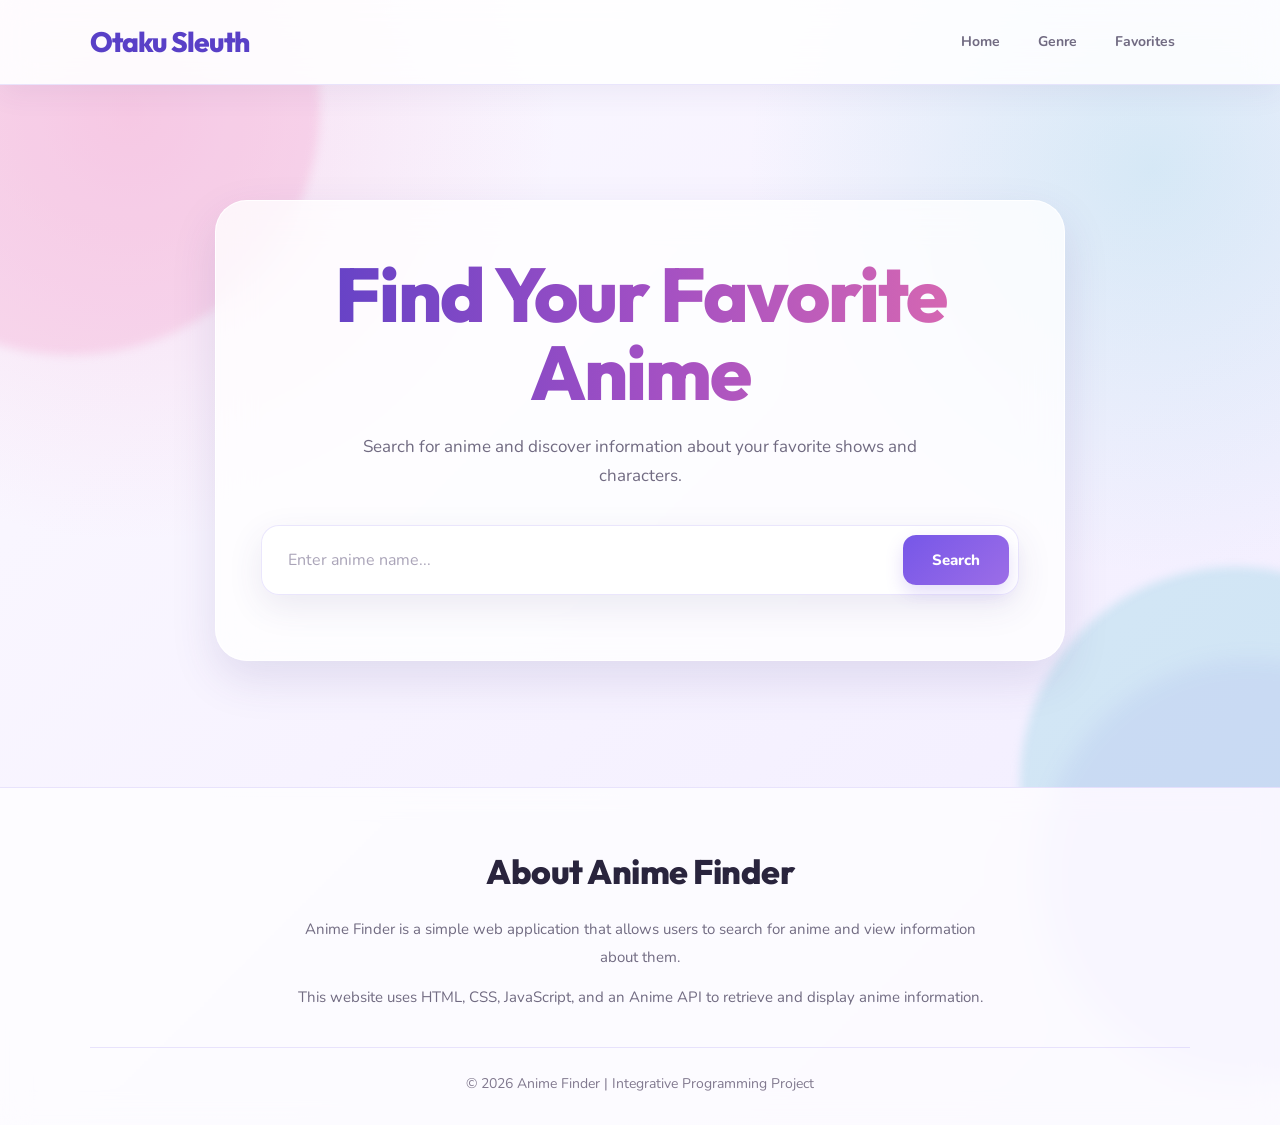
<file: index.html>
<!DOCTYPE html>
<html lang="en">
<head>
    <meta charset="UTF-8">
    <meta name="viewport" content="width=device-width, initial-scale=1.0">
    <title>Anime Finder</title>
    <link rel="stylesheet" href="style.css">
</head>

<body>

    <nav class="navbar">
        <h1>Otaku Sleuth</h1>

        <div class="nav-links">
            <a href="#home">Home</a>
            <a href="genres.html">Genre</a>
            <a href="favorites.html">Favorites</a>
        </div>
    </nav>


    <section id="home" class="hero">

        <div class="hero-content">

            <h2>Find Your Favorite Anime</h2>

            <p>
                Search for anime and discover information about your
                favorite shows and characters.
            </p>

            <div class="search-box">

                <input type="text" id="animeInput" placeholder="Enter anime name...">

                <button id="searchButton"> Search</button>

            </div>

            <p id="errorMessage"></p>

        </div>

        <div class="recommendations" id="recommendations" hidden>

            <h3 class="recommendations-title">Popular Right Now</h3>

            <div class="rec-carousel">

                <button type="button" class="rec-arrow rec-prev" id="recPrev" aria-label="Previous recommendation">&#8249;</button>

                <div class="rec-slides" id="recSlides"></div>

                <button type="button" class="rec-arrow rec-next" id="recNext" aria-label="Next recommendation">&#8250;</button>

            </div>

            <div class="rec-dots" id="recDots"></div>

        </div>

    </section>


    <footer id="about">

        <div class="footer-about">

            <h2>About Anime Finder</h2>

            <p>
                Anime Finder is a simple web application that allows users
                to search for anime and view information about them.
            </p>

            <p>
                This website uses HTML, CSS, JavaScript, and an Anime API
                to retrieve and display anime information.
            </p>

        </div>

        <p class="copyright">
            &copy; 2026 Anime Finder | Integrative Programming Project
        </p>

    </footer>


    <script src="cards.js"></script>
    <script src="recommendations.js"></script>
    <script src="script.js"></script>

</body>
</html>
</file>
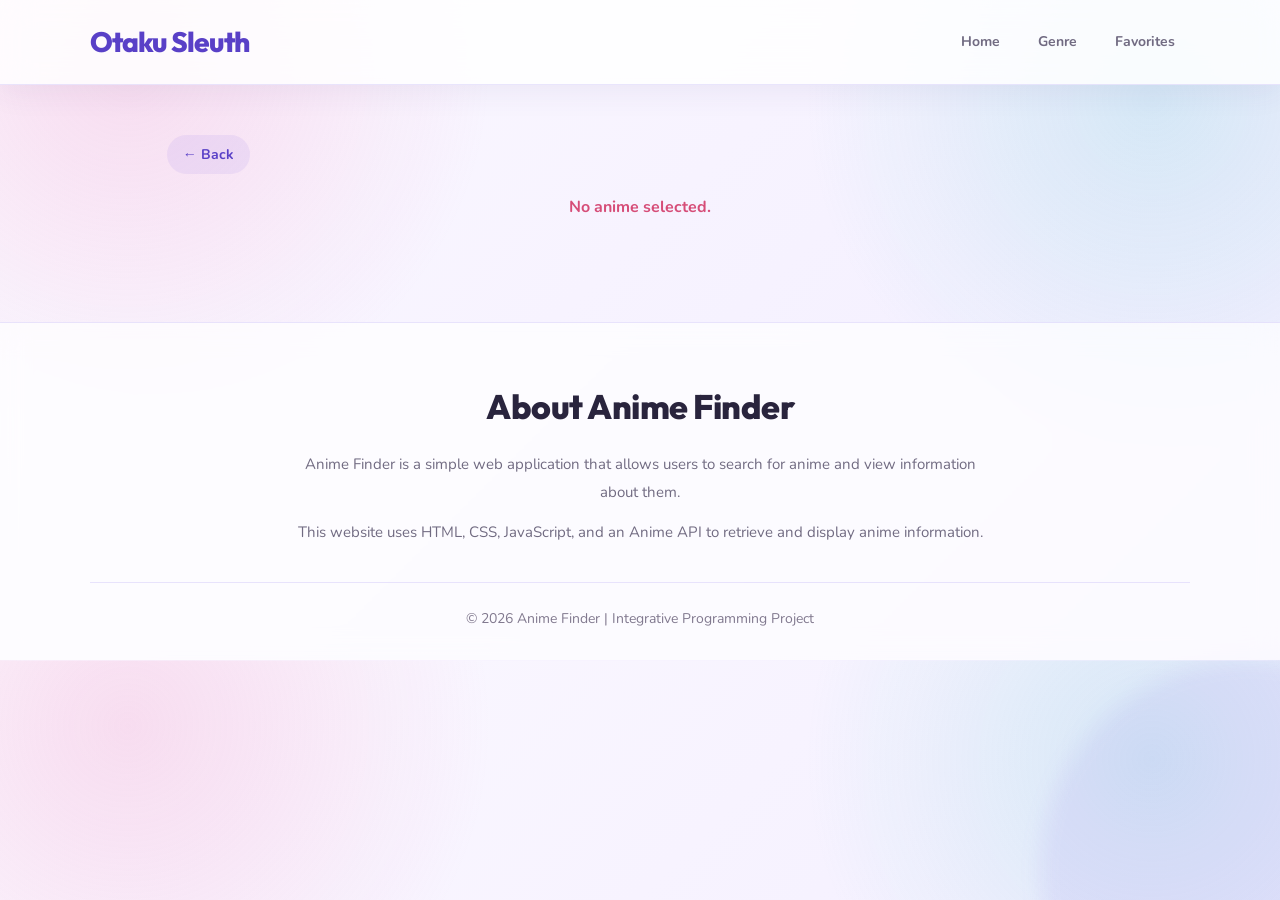
<file: anime.html>
<!DOCTYPE html>
<html lang="en">
<head>
    <meta charset="UTF-8">
    <meta name="viewport" content="width=device-width, initial-scale=1.0">
    <title>Anime Details | Anime Finder</title>
    <link rel="stylesheet" href="style.css">
</head>

<body>

    <nav class="navbar">
        <h1>Otaku Sleuth</h1>

        <div class="nav-links">
            <a href="index.html">Home</a>
            <a href="genres.html">Genre</a>
            <a href="favorites.html">Favorites</a>
        </div>
    </nav>


    <section class="detail-section">

        <a href="index.html" id="backLink" class="back-link">← Back</a>

        <p id="errorMessage"></p>

        <p id="loadingMessage"></p>

        <div id="animeDetails"></div>

    </section>


    <footer>

        <div class="footer-about">

            <h2>About Anime Finder</h2>

            <p>
                Anime Finder is a simple web application that allows users
                to search for anime and view information about them.
            </p>

            <p>
                This website uses HTML, CSS, JavaScript, and an Anime API
                to retrieve and display anime information.
            </p>

        </div>

        <p class="copyright">
            © 2026 Anime Finder | Integrative Programming Project
        </p>

    </footer>


    <script src="cards.js"></script>
    <script src="anime.js"></script>

</body>
</html>
</file>
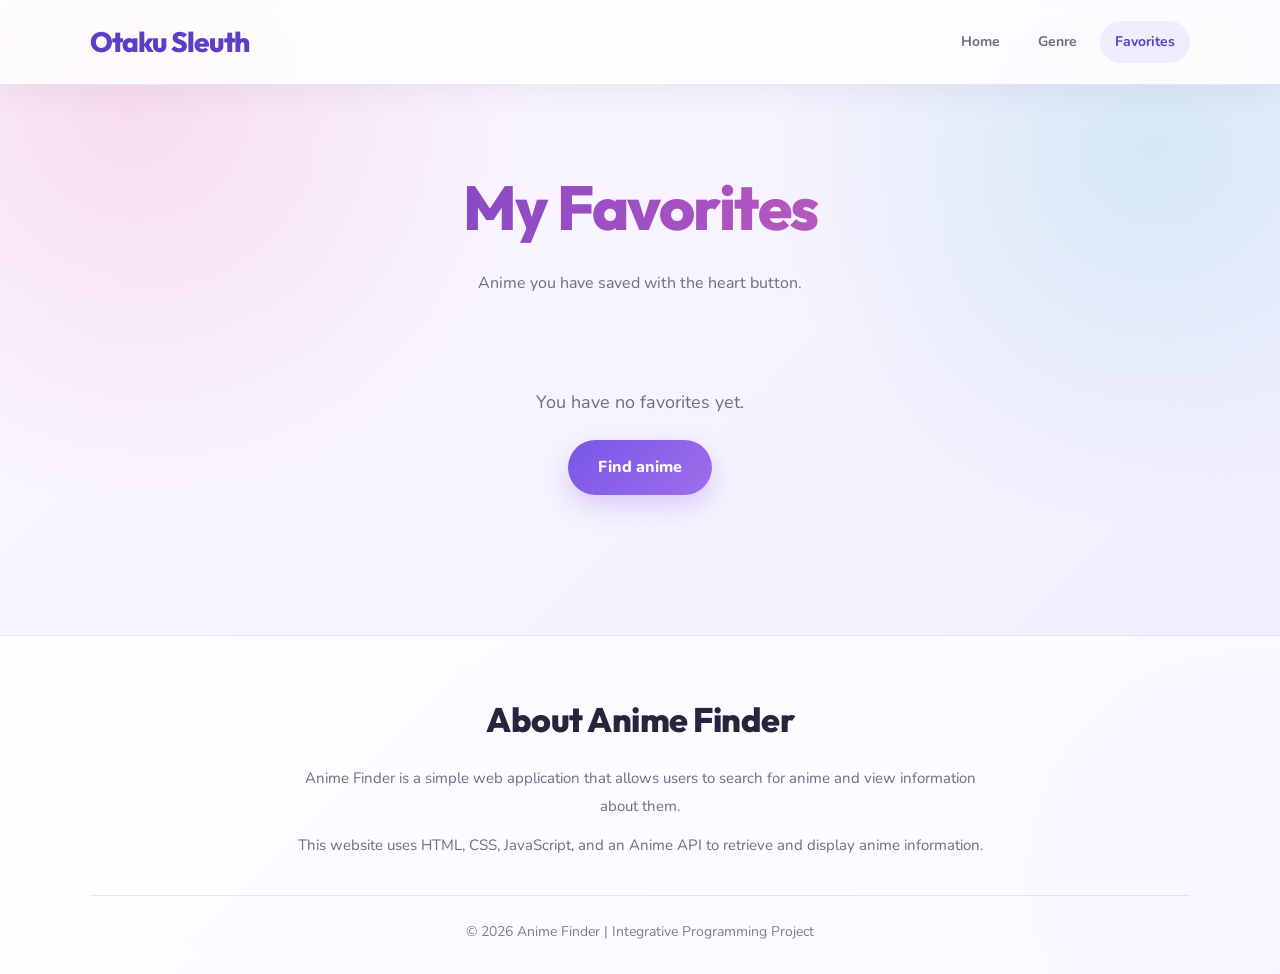
<file: favorites.html>
<!DOCTYPE html>
<html lang="en">
<head>
    <meta charset="UTF-8">
    <meta name="viewport" content="width=device-width, initial-scale=1.0">
    <title>Favorites | Anime Finder</title>
    <link rel="stylesheet" href="style.css">
</head>

<body>

    <nav class="navbar">
        <h1>Otaku Sleuth</h1>

        <div class="nav-links">
            <a href="index.html">Home</a>
            <a href="genres.html">Genre</a>
            <a href="favorites.html" class="active-link">Favorites</a>
        </div>
    </nav>


    <section class="genre-header">

        <h2>My Favorites</h2>

        <p id="favoritesSubtitle">Anime you have saved with the heart button.</p>

    </section>


    <section class="results-section">

        <div id="animeResults" class="anime-results"></div>

        <div id="emptyMessage" class="empty-message" hidden>
            <p>You have no favorites yet.</p>
            <a href="index.html" class="start-button">Find anime</a>
        </div>

    </section>


    <footer>

        <div class="footer-about">

            <h2>About Anime Finder</h2>

            <p>
                Anime Finder is a simple web application that allows users
                to search for anime and view information about them.
            </p>

            <p>
                This website uses HTML, CSS, JavaScript, and an Anime API
                to retrieve and display anime information.
            </p>

        </div>

        <p class="copyright">
            © 2026 Anime Finder | Integrative Programming Project
        </p>

    </footer>


    <script src="cards.js"></script>
    <script src="favorites-page.js"></script>

</body>
</html>
</file>
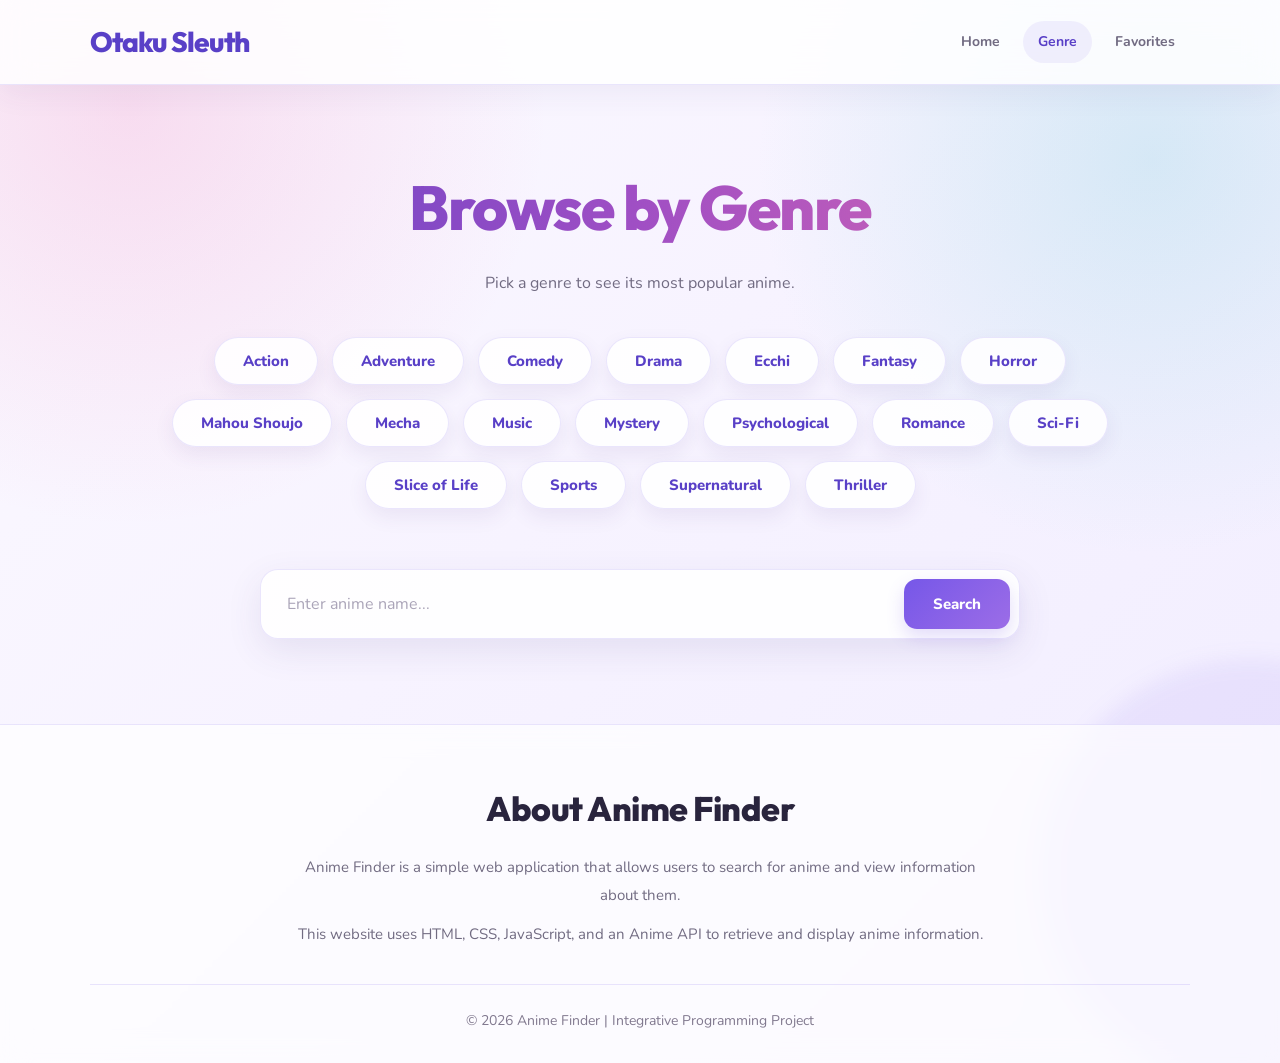
<file: genre.html>
<!DOCTYPE html>
<html lang="en">
<head>
    <meta charset="UTF-8">
    <meta name="viewport" content="width=device-width, initial-scale=1.0">
    <title>Redirecting... | Anime Finder</title>
    <script>
        // Old genre links now open the genre browser page
        window.location.replace("genres.html" + window.location.search);
    </script>
    <noscript>
        <meta http-equiv="refresh" content="0; url=genres.html">
    </noscript>
</head>
<body>
    <p>Redirecting to <a href="genres.html">the genre page</a>...</p>
</body>
</html>
</file>
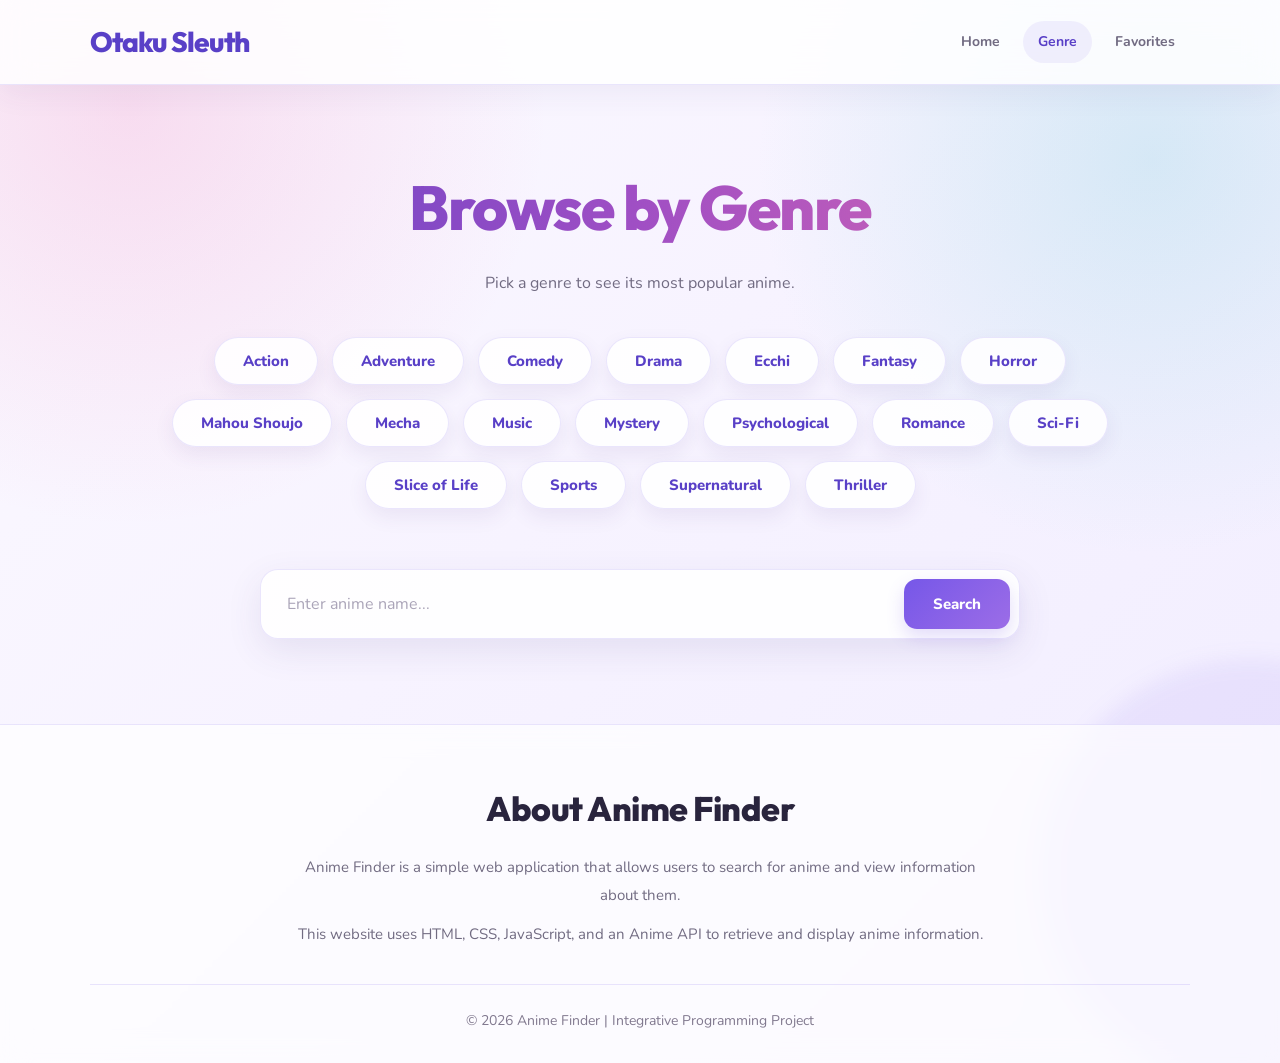
<file: genres.html>
<!DOCTYPE html>
<html lang="en">
<head>
    <meta charset="UTF-8">
    <meta name="viewport" content="width=device-width, initial-scale=1.0">
    <title>Browse Genres | Anime Finder</title>
    <link rel="stylesheet" href="style.css">
</head>

<body>

    <nav class="navbar">
        <h1>Otaku Sleuth</h1>

        <div class="nav-links">
            <a href="index.html">Home</a>
            <a href="genres.html" class="active-link">Genre</a>
            <a href="favorites.html">Favorites</a>
        </div>
    </nav>


    <section class="genre-header">

        <h2>Browse by Genre</h2>

        <p>Pick a genre to see its most popular anime.</p>

    </section>


    <section class="genre-buttons-section">

        <div class="genre-buttons">
            <button type="button" class="genre-button" data-genre="Action">Action</button>
            <button type="button" class="genre-button" data-genre="Adventure">Adventure</button>
            <button type="button" class="genre-button" data-genre="Comedy">Comedy</button>
            <button type="button" class="genre-button" data-genre="Drama">Drama</button>
            <button type="button" class="genre-button" data-genre="Ecchi">Ecchi</button>
            <button type="button" class="genre-button" data-genre="Fantasy">Fantasy</button>
            <button type="button" class="genre-button" data-genre="Horror">Horror</button>
            <button type="button" class="genre-button" data-genre="Mahou Shoujo">Mahou Shoujo</button>
            <button type="button" class="genre-button" data-genre="Mecha">Mecha</button>
            <button type="button" class="genre-button" data-genre="Music">Music</button>
            <button type="button" class="genre-button" data-genre="Mystery">Mystery</button>
            <button type="button" class="genre-button" data-genre="Psychological">Psychological</button>
            <button type="button" class="genre-button" data-genre="Romance">Romance</button>
            <button type="button" class="genre-button" data-genre="Sci-Fi">Sci-Fi</button>
            <button type="button" class="genre-button" data-genre="Slice of Life">Slice of Life</button>
            <button type="button" class="genre-button" data-genre="Sports">Sports</button>
            <button type="button" class="genre-button" data-genre="Supernatural">Supernatural</button>
            <button type="button" class="genre-button" data-genre="Thriller">Thriller</button>
        </div>

    </section>


    <section class="genre-search">

        <div class="search-box">

            <input type="text" id="animeInput" placeholder="Enter anime name...">

            <button id="searchButton"> Search</button>

        </div>

        <p id="errorMessage"></p>

    </section>


    <section class="results-section genre-results" id="genreResults" hidden>

        <h3 id="genreResultsTitle" class="genre-results-title"></h3>

        <p id="genreError" class="genre-status"></p>

        <p id="genreLoading" class="genre-status"></p>

        <div id="genreAnimeResults" class="anime-results"></div>

        <div class="load-more-wrap">
            <button id="genreLoadMore" class="load-more-button" hidden>Load more</button>
        </div>

    </section>


    <footer>

        <div class="footer-about">

            <h2>About Anime Finder</h2>

            <p>
                Anime Finder is a simple web application that allows users
                to search for anime and view information about them.
            </p>

            <p>
                This website uses HTML, CSS, JavaScript, and an Anime API
                to retrieve and display anime information.
            </p>

        </div>

        <p class="copyright">
            © 2026 Anime Finder | Integrative Programming Project
        </p>

    </footer>


    <script src="cards.js"></script>
    <script src="script.js"></script>
    <script src="genres.js"></script>

</body>
</html>
</file>
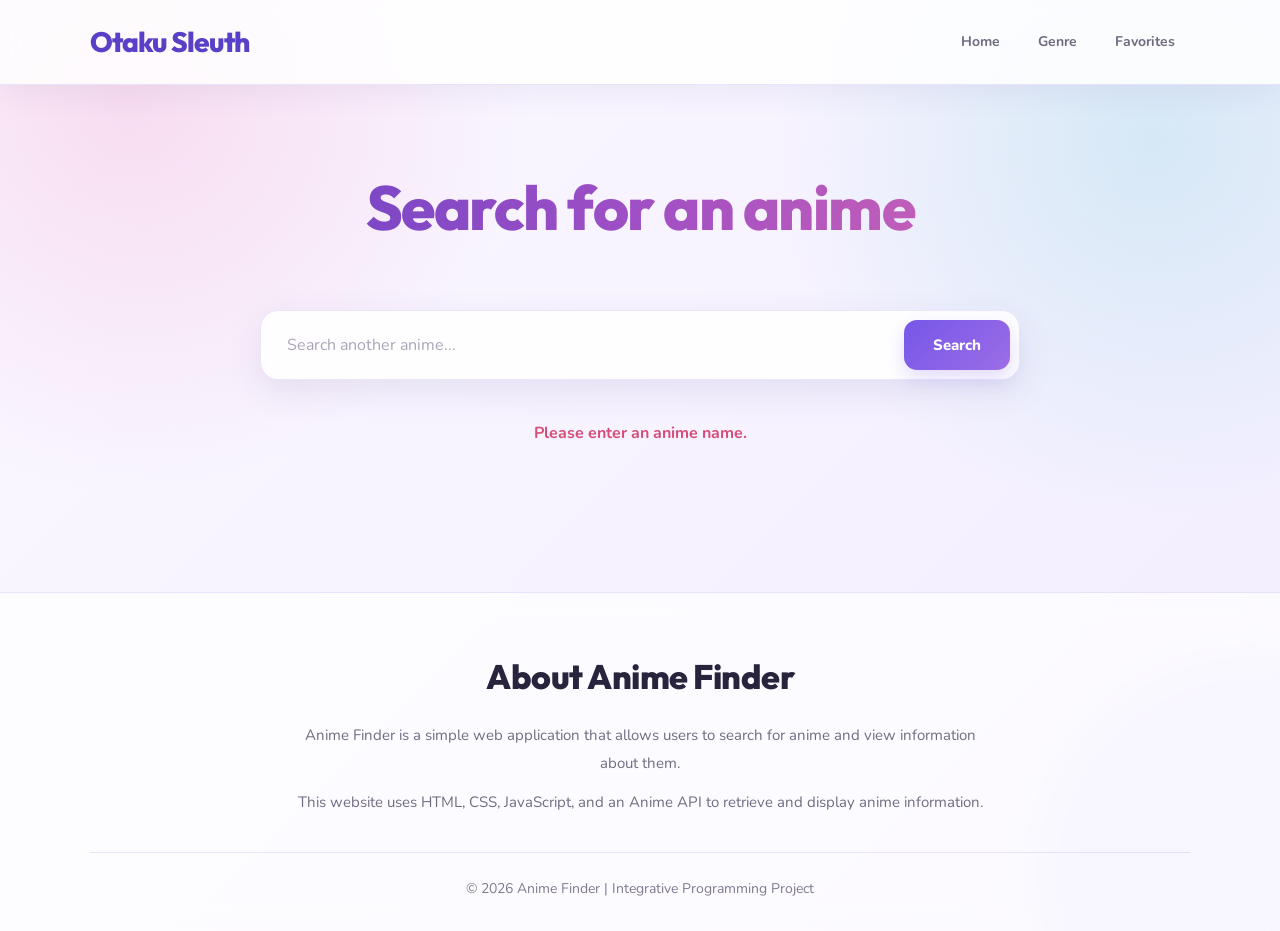
<file: search.html>
<!DOCTYPE html>
<html lang="en">
<head>
    <meta charset="UTF-8">
    <meta name="viewport" content="width=device-width, initial-scale=1.0">
    <title>Search Results | Anime Finder</title>
    <link rel="stylesheet" href="style.css">
</head>

<body>

    <nav class="navbar">
        <h1>Otaku Sleuth</h1>

        <div class="nav-links">
            <a href="index.html">Home</a>
            <a href="genres.html">Genre</a>
            <a href="favorites.html">Favorites</a>
        </div>
    </nav>


    <section class="genre-header">

        <h2 id="resultsTitle">Search Results</h2>

    </section>


    <section class="search-again">

        <div class="search-box">

            <input type="text" id="animeInput" placeholder="Search another anime...">

            <button id="searchButton"> Search</button>

        </div>

    </section>


    <section class="results-section">

        <p id="errorMessage"></p>

        <p id="loadingMessage"></p>

        <div id="animeResults" class="anime-results"></div>

        <div class="load-more-wrap">
            <button id="loadMoreButton" class="load-more-button" hidden>Load more</button>
        </div>

    </section>


    <footer>

        <div class="footer-about">

            <h2>About Anime Finder</h2>

            <p>
                Anime Finder is a simple web application that allows users
                to search for anime and view information about them.
            </p>

            <p>
                This website uses HTML, CSS, JavaScript, and an Anime API
                to retrieve and display anime information.
            </p>

        </div>

        <p class="copyright">
            © 2026 Anime Finder | Integrative Programming Project
        </p>

    </footer>


    <script src="cards.js"></script>
    <script src="search.js"></script>

</body>
</html>
</file>
<file: style.css>
/* =========================================================
   ANIME FINDER — DREAMY ANIME / GLASSMORPHISM THEME
   Alternative design — HTML and JavaScript remain unchanged
   ========================================================= */

/* ---------- FONTS ---------- */
@import url("https://fonts.googleapis.com/css2?family=Nunito:wght@400;500;600;700;800&family=Outfit:wght@500;600;700;800&display=swap");

/* ---------- DESIGN TOKENS ---------- */
:root {
    --bg: #f7f3ff;
    --bg-soft: #eee8ff;
    --surface: rgba(255, 255, 255, 0.78);
    --surface-solid: #ffffff;
    --primary: #7657e8;
    --primary-dark: #5940c7;
    --secondary: #f08ac2;
    --accent: #6bc8d8;
    --text: #29243d;
    --muted: #716b82;
    --border: rgba(118, 87, 232, 0.15);
    --shadow: 0 18px 45px rgba(73, 54, 128, 0.13);
    --shadow-hover: 0 25px 55px rgba(73, 54, 128, 0.2);
}

/* ---------- RESET ---------- */
* {
    margin: 0;
    padding: 0;
    box-sizing: border-box;
}

html {
    scroll-behavior: smooth;
    scroll-padding-top: 85px;
}

body {
    font-family: "Nunito", "Segoe UI", Arial, sans-serif;
    color: var(--text);
    line-height: 1.7;
    overflow-x: hidden;

    background:
        radial-gradient(circle at 10% 10%, rgba(240, 138, 194, 0.25), transparent 28%),
        radial-gradient(circle at 90% 15%, rgba(107, 200, 216, 0.23), transparent 27%),
        linear-gradient(135deg, #fbf9ff 0%, var(--bg) 45%, #f1edff 100%);
}

body::before {
    content: "";
    position: fixed;
    width: 420px;
    height: 420px;
    right: -180px;
    bottom: -180px;
    border-radius: 50%;
    background: rgba(118, 87, 232, 0.09);
    filter: blur(10px);
    pointer-events: none;
    z-index: -1;
}

::selection {
    background: var(--secondary);
    color: white;
}

:focus-visible {
    outline: 3px solid var(--accent);
    outline-offset: 3px;
}

/* ---------- NAVIGATION ---------- */
.navbar {
    position: sticky;
    top: 0;
    z-index: 1000;

    display: flex;
    align-items: center;
    justify-content: space-between;
    gap: 25px;

    padding: 18px 7%;

    background: rgba(255, 255, 255, 0.84);
    border-bottom: 1px solid var(--border);
    box-shadow: 0 8px 30px rgba(73, 54, 128, 0.07);

    backdrop-filter: blur(16px);
    -webkit-backdrop-filter: blur(16px);
}

.navbar h1 {
    position: relative;
    font-family: "Outfit", sans-serif;
    font-size: 28px;
    font-weight: 800;
    letter-spacing: -0.8px;
    color: var(--primary-dark);
}

.nav-links {
    display: flex;
    align-items: center;
    gap: 8px;
}

.nav-links a {
    padding: 9px 15px;
    border-radius: 999px;

    color: var(--muted);
    text-decoration: none;
    font-size: 14px;
    font-weight: 700;

    transition: 0.25s ease;
}

.nav-links a:hover {
    color: var(--primary-dark);
    background: rgba(118, 87, 232, 0.09);
    transform: translateY(-2px);
}

/* ---------- HERO ---------- */
.hero {
    position: relative;
    min-height: 78vh;

    display: flex;
    flex-direction: column;
    align-items: center;
    justify-content: center;
    text-align: center;

    padding: 100px 20px 110px;
    overflow: hidden;
}

.hero::before,
.hero::after {
    content: "";
    position: absolute;
    border-radius: 50%;
    pointer-events: none;
}

.hero::before {
    width: 500px;
    height: 500px;
    top: -230px;
    left: -180px;
    background: rgba(240, 138, 194, 0.24);
    filter: blur(5px);
}

.hero::after {
    width: 430px;
    height: 430px;
    right: -170px;
    bottom: -210px;
    background: rgba(107, 200, 216, 0.25);
    filter: blur(5px);
}

.hero-content {
    position: relative;
    z-index: 1;

    width: 100%;
    max-width: 850px;
    padding: 55px 45px;

    background: var(--surface);
    border: 1px solid rgba(255, 255, 255, 0.9);
    border-radius: 32px;
    box-shadow: var(--shadow);

    backdrop-filter: blur(18px);
    -webkit-backdrop-filter: blur(18px);

    animation: heroIn 0.7s ease both;
}

.hero h2 {
    margin-bottom: 22px;

    font-family: "Outfit", sans-serif;
    font-size: clamp(42px, 7vw, 76px);
    font-weight: 800;
    line-height: 1.02;
    letter-spacing: -2px;

    background: linear-gradient(90deg, var(--primary-dark), #a04fc4, #e16cae);
    -webkit-background-clip: text;
    background-clip: text;
    color: transparent;
}

.hero p {
    max-width: 600px;
    margin: 0 auto 34px;

    color: var(--muted);
    font-size: 17px;
}

/* ---------- HERO SEARCH ---------- */
.hero .search-box {
    margin: 0 auto 10px;
}

.hero #errorMessage,
.hero #loadingMessage {
    min-height: 0;
    margin: 0 auto;
}

.hero #errorMessage:not(:empty),
.hero #loadingMessage:not(:empty) {
    margin-top: 14px;
}

/* ---------- RESULTS SECTION ---------- */
.results-section {
    padding: 0 6% 90px;
}

.results-section .anime-results {
    margin-top: 0;
}

/* ---------- START BUTTON ---------- */
.start-button {
    display: inline-block;

    padding: 14px 30px;
    border-radius: 999px;

    color: white;
    background: linear-gradient(135deg, var(--primary), #a06ee9);

    text-decoration: none;
    font-size: 16px;
    font-weight: 800;

    box-shadow: 0 10px 25px rgba(118, 87, 232, 0.25);

    transition: 0.25s ease;
}

.start-button:hover {
    transform: translateY(-3px);
    box-shadow: 0 15px 30px rgba(118, 87, 232, 0.32);
    background: linear-gradient(135deg, var(--primary-dark), #915bd4);
}

/* ---------- SEARCH SECTION ---------- */
.search-section {
    padding: 80px 6% 110px;
    text-align: center;
}

.search-section h2 {
    margin-bottom: 10px;

    font-family: "Outfit", sans-serif;
    font-size: clamp(34px, 5vw, 52px);
    font-weight: 800;
    letter-spacing: -1px;
    color: var(--text);
}

.search-section > p {
    margin-bottom: 30px;
    color: var(--muted);
}

/* ---------- SEARCH BOX ---------- */
.search-box {
    max-width: 760px;
    margin: 0 auto 25px;

    display: flex;
    gap: 10px;
    padding: 9px;

    background: rgba(255, 255, 255, 0.88);
    border: 1px solid var(--border);
    border-radius: 18px;

    box-shadow: 0 12px 35px rgba(73, 54, 128, 0.1);

    transition: 0.25s ease;
}

.search-box:focus-within {
    border-color: rgba(118, 87, 232, 0.45);
    box-shadow:
        0 14px 38px rgba(73, 54, 128, 0.13),
        0 0 0 4px rgba(118, 87, 232, 0.09);
}

.search-box input {
    flex: 1;
    min-width: 0;

    padding: 14px 17px;

    border: none;
    outline: none;
    background: transparent;

    color: var(--text);
    font-family: inherit;
    font-size: 16px;
}

.search-box input::placeholder {
    color: #aaa4b8;
}

.search-box button {
    padding: 0 29px;
    min-height: 48px;

    border: none;
    border-radius: 13px;

    color: white;
    background: linear-gradient(135deg, var(--primary), #9c6de7);

    font-family: inherit;
    font-size: 15px;
    font-weight: 800;

    cursor: pointer;

    box-shadow: 0 8px 18px rgba(118, 87, 232, 0.2);
    transition: 0.25s ease;
}

.search-box button:hover {
    transform: translateY(-2px);
    background: linear-gradient(135deg, var(--primary-dark), #8759d2);
}

.search-box button:active {
    transform: translateY(0);
}

/* ---------- STATUS MESSAGES ---------- */
#errorMessage {
    min-height: 28px;
    margin-bottom: 10px;

    color: #d64d78 !important;
    font-weight: 700;
}

#loadingMessage {
    min-height: 28px;
    color: var(--primary) !important;
    font-weight: 700;
}

#loadingMessage:not(:empty)::after {
    content: "";

    display: inline-block;
    width: 13px;
    height: 13px;
    margin-left: 9px;

    border: 2px solid rgba(118, 87, 232, 0.2);
    border-top-color: var(--primary);
    border-radius: 50%;

    vertical-align: -2px;
    animation: spin 0.7s linear infinite;
}

/* ---------- ANIME RESULTS ---------- */
.anime-results {
    max-width: 1250px;
    margin: 45px auto 0;

    display: grid;
    grid-template-columns: repeat(auto-fill, minmax(270px, 1fr));
    gap: 30px;

    text-align: left;
}

/* ---------- ANIME CARD ---------- */
.anime-card {
    display: flex;
    flex-direction: column;
    overflow: hidden;

    background: rgba(255, 255, 255, 0.88);
    border: 1px solid var(--border);
    border-radius: 24px;

    box-shadow: var(--shadow);

    transition:
        transform 0.3s ease,
        box-shadow 0.3s ease,
        border-color 0.3s ease;

    animation: cardIn 0.45s ease both;
}

.anime-card:hover {
    transform: translateY(-9px);
    border-color: rgba(118, 87, 232, 0.28);
    box-shadow: var(--shadow-hover);
}

/* ---------- ANIME IMAGE ---------- */
.card-image-link {
    display: block;
    overflow: hidden;
    cursor: pointer;
}

.card-image-link img {
    width: 100%;
    height: 350px;

    display: block;
    object-fit: cover;

    transition: transform 0.45s ease;
}

.anime-card:hover .card-image-link img {
    transform: scale(1.035);
}

/* ---------- CARD CONTENT ---------- */
.anime-card-content {
    flex: 1;
    padding: 22px 23px 25px;
}

.anime-card-content h3 {
    margin-bottom: 14px;

    font-family: "Outfit", sans-serif;
    font-size: 25px;
    font-weight: 800;
    line-height: 1.15;
    color: var(--text);
}

.anime-card-content p {
    margin-bottom: 7px;
    color: var(--muted);
    font-size: 14px;
}

.anime-card-content strong {
    margin-right: 4px;
    color: var(--primary-dark);
    font-weight: 800;
}

.anime-card-content p:last-child {
    margin-top: 17px;
    padding-top: 15px;

    border-top: 1px solid rgba(118, 87, 232, 0.11);

    color: #777083;
    line-height: 1.75;
}

/* ---------- FOOTER ---------- */
footer {
    padding: 55px 7% 30px;
    text-align: center;

    color: #81798f;
    font-size: 14px;

    background: rgba(255, 255, 255, 0.7);
    border-top: 1px solid var(--border);

    backdrop-filter: blur(14px);
    -webkit-backdrop-filter: blur(14px);
}

.footer-about {
    max-width: 690px;
    margin: 0 auto 35px;
}

.footer-about h2 {
    margin-bottom: 16px;

    font-family: "Outfit", sans-serif;
    font-size: clamp(26px, 4vw, 34px);
    font-weight: 800;
    letter-spacing: -0.5px;
    color: var(--text);
}

.footer-about p {
    margin: 0 auto 12px;

    color: var(--muted);
    font-size: 15px;
    line-height: 1.85;
}

.copyright {
    padding-top: 24px;
    border-top: 1px solid var(--border);
}

/* ---------- GENRE LINKS ---------- */
.anime-card-content a.genre-link {
    color: var(--primary);
    font-weight: 700;
    text-decoration: none;
    border-bottom: 1px dashed rgba(118, 87, 232, 0.45);
    transition: color 0.2s ease, border-color 0.2s ease;
}

.anime-card-content a.genre-link:hover {
    color: #e16cae;
    border-bottom-color: #e16cae;
}

/* ---------- GENRE PAGE ---------- */
.genre-header {
    padding: 70px 6% 40px;
    text-align: center;
}

.genre-header h2 {
    margin-bottom: 10px;

    font-family: "Outfit", sans-serif;
    font-size: clamp(38px, 6vw, 62px);
    font-weight: 800;
    letter-spacing: -1.5px;

    background: linear-gradient(90deg, var(--primary-dark), #a04fc4, #e16cae);
    -webkit-background-clip: text;
    background-clip: text;
    color: transparent;
}

.genre-header p {
    color: var(--muted);
}

.back-link {
    display: inline-block;
    margin-bottom: 20px;
    padding: 8px 16px;
    border-radius: 999px;

    color: var(--primary-dark);
    background: rgba(118, 87, 232, 0.09);
    text-decoration: none;
    font-size: 14px;
    font-weight: 700;

    transition: 0.25s ease;
}

.back-link:hover {
    background: rgba(118, 87, 232, 0.17);
    transform: translateX(-3px);
}

.results-section #errorMessage,
.results-section #loadingMessage {
    text-align: center;
    min-height: 0;
}

.load-more-wrap {
    margin-top: 45px;
    text-align: center;
}

.load-more-button {
    padding: 14px 34px;
    border: none;
    border-radius: 999px;

    color: white;
    background: linear-gradient(135deg, var(--primary), #9c6de7);

    font-family: inherit;
    font-size: 15px;
    font-weight: 800;
    cursor: pointer;

    box-shadow: 0 8px 18px rgba(118, 87, 232, 0.2);
    transition: 0.25s ease;
}

.load-more-button:hover {
    transform: translateY(-2px);
    background: linear-gradient(135deg, var(--primary-dark), #8759d2);
}

.load-more-button[hidden] {
    display: none;
}

/* ---------- FAVORITES ---------- */
.anime-card {
    position: relative;
}

.favorite-button {
    position: absolute;
    top: 14px;
    right: 14px;
    z-index: 2;

    display: flex;
    align-items: center;
    justify-content: center;
    width: 44px;
    height: 44px;

    border: 1px solid rgba(255, 255, 255, 0.85);
    border-radius: 50%;

    background: rgba(255, 255, 255, 0.82);
    box-shadow: 0 6px 18px rgba(73, 54, 128, 0.2);
    cursor: pointer;

    backdrop-filter: blur(8px);
    -webkit-backdrop-filter: blur(8px);

    transition: transform 0.2s ease, background 0.2s ease;
}

.favorite-button svg {
    fill: transparent;
    stroke: var(--secondary);
    stroke-width: 2;
    stroke-linejoin: round;
    transition: fill 0.2s ease, stroke 0.2s ease;
}

.favorite-button:hover {
    transform: scale(1.12);
    background: #ffffff;
}

.favorite-button.active svg {
    fill: #e8548f;
    stroke: #e8548f;
}

.favorite-button.active {
    animation: heartPop 0.35s ease;
}

.nav-links a.active-link {
    color: var(--primary-dark);
    background: rgba(118, 87, 232, 0.09);
}

.empty-message {
    padding: 50px 20px;
    text-align: center;
}

.empty-message[hidden] {
    display: none;
}

.empty-message p {
    margin-bottom: 22px;
    color: var(--muted);
    font-size: 18px;
}

@keyframes heartPop {
    0%   { transform: scale(1); }
    50%  { transform: scale(1.3); }
    100% { transform: scale(1); }
}

/* ---------- ANIME DETAIL PAGE ---------- */
.detail-section {
    max-width: 1100px;
    margin: 0 auto;
    padding: 50px 6% 90px;
}

.detail-section #errorMessage,
.detail-section #loadingMessage {
    min-height: 0;
    text-align: center;
}

.detail-card {
    overflow: hidden;

    background: rgba(255, 255, 255, 0.88);
    border: 1px solid var(--border);
    border-radius: 28px;
    box-shadow: var(--shadow);

    animation: cardIn 0.45s ease both;
}

.detail-banner {
    height: 220px;
    background-size: cover;
    background-position: center;
}

.detail-layout {
    display: grid;
    grid-template-columns: 260px 1fr;
    gap: 40px;
    padding: 35px 35px 0;
}

.detail-body {
    padding: 0 35px 40px;
}

.detail-banner + .detail-layout .detail-cover {
    margin-top: -110px;
}

.detail-cover {
    position: relative;
    align-self: start;
}

.detail-cover img {
    width: 100%;
    display: block;

    border-radius: 20px;
    border: 4px solid #ffffff;
    box-shadow: var(--shadow);
}

.detail-info h2 {
    font-family: "Outfit", sans-serif;
    font-size: clamp(30px, 4vw, 44px);
    font-weight: 800;
    line-height: 1.1;
    letter-spacing: -1px;
    color: var(--text);
}

.detail-alt-title {
    margin-top: 6px;
    color: var(--muted);
    font-size: 15px;
}

.detail-stats {
    display: flex;
    flex-wrap: wrap;
    gap: 12px;
    margin: 22px 0 18px;
}

.stat {
    display: flex;
    flex-direction: column;
    min-width: 110px;
    padding: 10px 18px;

    background: rgba(118, 87, 232, 0.07);
    border-radius: 16px;
}

.stat-value {
    font-family: "Outfit", sans-serif;
    font-size: 22px;
    font-weight: 800;
    line-height: 1.3;
    color: var(--primary-dark);
}

.stat-label {
    font-size: 12px;
    font-weight: 700;
    letter-spacing: 0.5px;
    text-transform: uppercase;
    color: var(--muted);
}

.detail-genres {
    display: flex;
    flex-wrap: wrap;
    gap: 8px;
}

.genre-chip {
    padding: 6px 15px;
    border-radius: 999px;

    color: var(--primary-dark);
    background: rgba(118, 87, 232, 0.1);
    text-decoration: none;
    font-size: 13px;
    font-weight: 800;

    transition: 0.2s ease;
}

.genre-chip:hover {
    color: #ffffff;
    background: var(--primary);
    transform: translateY(-2px);
}

.detail-heading {
    margin: 30px 0 10px;

    font-family: "Outfit", sans-serif;
    font-size: 20px;
    font-weight: 800;
    color: var(--text);
}

.detail-synopsis p {
    margin-bottom: 14px;

    color: var(--muted);
    line-height: 1.85;
    white-space: pre-line;
}

.detail-synopsis p:last-child {
    margin-bottom: 0;
}

.detail-list {
    display: grid;
    grid-template-columns: repeat(auto-fit, minmax(260px, 1fr));
    gap: 4px 40px;
}

.detail-row {
    display: flex;
    justify-content: space-between;
    gap: 14px;
    padding: 9px 0;

    border-bottom: 1px solid rgba(118, 87, 232, 0.11);
    font-size: 14px;
}

.detail-row dt {
    color: var(--primary-dark);
    font-weight: 800;
}

.detail-row dd {
    color: var(--muted);
    text-align: right;
}

.trailer-link {
    position: relative;
    display: block;
    max-width: 420px;
    overflow: hidden;
    border-radius: 16px;
    box-shadow: var(--shadow);
}

.trailer-link img {
    width: 100%;
    display: block;
    transition: transform 0.4s ease;
}

.trailer-link:hover img {
    transform: scale(1.04);
}

.play-badge {
    position: absolute;
    left: 12px;
    bottom: 12px;
    padding: 7px 15px;
    border-radius: 999px;

    color: #ffffff;
    background: rgba(41, 36, 61, 0.78);
    font-size: 13px;
    font-weight: 800;
}

@media (max-width: 800px) {
    .detail-layout {
        grid-template-columns: 1fr;
        padding: 24px 24px 0;
    }

    .detail-body {
        padding: 0 24px 30px;
    }

    .detail-cover {
        max-width: 280px;
        margin: 0 auto;
    }

}

/* ---------- RECOMMENDATIONS ---------- */
.recommendations {
    position: relative;
    z-index: 1;

    width: 100%;
    max-width: 1100px;
    margin-top: 60px;

    text-align: left;
}

.recommendations[hidden] {
    display: none;
}

.recommendations-title {
    margin-bottom: 22px;

    font-family: "Outfit", sans-serif;
    font-size: clamp(28px, 4vw, 38px);
    font-weight: 800;
    letter-spacing: -1px;
    text-align: center;

    background: linear-gradient(90deg, var(--primary-dark), #a04fc4, #e16cae);
    -webkit-background-clip: text;
    background-clip: text;
    color: transparent;
}

.rec-carousel {
    position: relative;
    display: flex;
    align-items: center;
    gap: 10px;
}

.rec-slides {
    flex: 1;
    min-width: 0;
    display: grid;
}

.rec-slide {
    grid-area: 1 / 1;

    position: relative;
    display: block;
    min-height: 460px;
    overflow: hidden;

    background: #29243d;
    border-radius: 30px;
    box-shadow: var(--shadow-hover);

    color: #ffffff;
    text-decoration: none;

    opacity: 0;
    visibility: hidden;
    transition: opacity 0.6s ease, visibility 0.6s ease;
}

.rec-slide.active {
    opacity: 1;
    visibility: visible;
}

.rec-bg {
    position: absolute;
    inset: 0;
    width: 100%;
    height: 100%;

    object-fit: cover;
    object-position: center;

    transition: transform 0.6s ease;
}

.rec-slide:hover .rec-bg {
    transform: scale(1.05);
}

.rec-slide.no-banner .rec-bg {
    filter: blur(22px) brightness(0.8);
    transform: scale(1.25);
}

.rec-slide.no-banner:hover .rec-bg {
    transform: scale(1.3);
}

.rec-overlay {
    position: absolute;
    inset: 0;

    display: flex;
    align-items: flex-end;
    gap: 32px;
    padding: 40px 48px;

    background: linear-gradient(
        to top,
        rgba(20, 15, 42, 0.92) 0%,
        rgba(20, 15, 42, 0.62) 42%,
        rgba(20, 15, 42, 0.05) 78%
    );
}

.rec-poster {
    flex-shrink: 0;
    align-self: center;
    width: 210px;

    border-radius: 18px;
    box-shadow: 0 16px 36px rgba(0, 0, 0, 0.5);
}

.rec-info {
    min-width: 0;
}

.rec-info h4 {
    margin-bottom: 6px;

    font-family: "Outfit", sans-serif;
    font-size: clamp(28px, 4vw, 44px);
    font-weight: 800;
    line-height: 1.15;
    color: #ffffff;
    text-shadow: 0 2px 10px rgba(0, 0, 0, 0.5);
}

.rec-meta {
    margin: 0 0 14px !important;
    font-size: 15px !important;
    font-weight: 800;
    color: #f7b8da !important;
}

.rec-description {
    margin: 0 !important;
    max-width: 720px !important;

    font-size: 16px !important;
    line-height: 1.75;
    color: rgba(255, 255, 255, 0.88) !important;

    display: -webkit-box;
    -webkit-line-clamp: 3;
    -webkit-box-orient: vertical;
    overflow: hidden;
}

.rec-arrow {
    flex-shrink: 0;
    width: 38px;
    height: 38px;

    border: 1px solid var(--border);
    border-radius: 50%;

    color: var(--primary-dark);
    background: rgba(255, 255, 255, 0.9);
    font-size: 24px;
    line-height: 1;
    cursor: pointer;

    transition: 0.2s ease;
}

.rec-arrow:hover {
    color: #ffffff;
    background: var(--primary);
}

.rec-dots {
    display: flex;
    justify-content: center;
    gap: 9px;
    margin-top: 16px;
}

.rec-dot {
    width: 10px;
    height: 10px;
    padding: 0;

    border: none;
    border-radius: 999px;

    background: rgba(118, 87, 232, 0.25);
    cursor: pointer;

    transition: width 0.3s ease, background 0.3s ease;
}

.rec-dot.active {
    width: 28px;
    background: var(--primary);
}

@media (max-width: 700px) {
    .rec-arrow {
        display: none;
    }

    .recommendations {
        margin-top: 45px;
    }

    .rec-slide {
        min-height: 380px;
        border-radius: 24px;
    }

    .rec-overlay {
        gap: 14px;
        padding: 20px;
    }

    .rec-poster {
        width: 100px;
    }

    .rec-info h4 {
        font-size: 22px;
    }

    .rec-meta {
        font-size: 13px !important;
    }

    .rec-description {
        -webkit-line-clamp: 3;
        font-size: 13px !important;
    }
}

/* ---------- SEARCH RESULTS PAGE ---------- */
.search-again {
    padding: 0 6% 40px;
}

.search-again .search-box {
    margin-bottom: 0;
}

/* ---------- GENRE BROWSER PAGE ---------- */
.genre-buttons-section {
    padding: 0 6% 20px;
}

.genre-buttons {
    max-width: 950px;
    margin: 0 auto;

    display: flex;
    flex-wrap: wrap;
    justify-content: center;
    gap: 14px;
}

.genre-button {
    padding: 13px 28px;

    font-family: inherit;
    cursor: pointer;

    color: var(--primary-dark);
    background: rgba(255, 255, 255, 0.88);
    border: 1px solid var(--border);
    border-radius: 999px;
    box-shadow: 0 8px 20px rgba(73, 54, 128, 0.08);

    text-decoration: none;
    font-size: 15px;
    font-weight: 800;

    transition: 0.25s ease;
}

.genre-button:hover {
    color: #ffffff;
    background: linear-gradient(135deg, var(--primary), #e16cae);
    border-color: transparent;
    transform: translateY(-3px);
    box-shadow: 0 14px 28px rgba(118, 87, 232, 0.28);
}

.genre-button.active {
    color: #ffffff;
    background: linear-gradient(135deg, var(--primary), #e16cae);
    border-color: transparent;
    box-shadow: 0 14px 28px rgba(118, 87, 232, 0.28);
}

.genre-search {
    padding: 40px 6% 60px;
    text-align: center;
}

.genre-results[hidden] {
    display: none;
}

.genre-results-title {
    margin-bottom: 30px;

    font-family: "Outfit", sans-serif;
    font-size: clamp(30px, 4.5vw, 46px);
    font-weight: 800;
    letter-spacing: -1px;
    text-align: center;

    background: linear-gradient(90deg, var(--primary-dark), #a04fc4, #e16cae);
    -webkit-background-clip: text;
    background-clip: text;
    color: transparent;
}

.genre-status {
    min-height: 0;
    text-align: center;
    font-weight: 700;
}

#genreError {
    color: #d64d78;
}

#genreLoading {
    color: var(--primary);
}

.genre-search #errorMessage {
    min-height: 0;
}

/* ---------- ANIMATIONS ---------- */
@keyframes heroIn {
    from {
        opacity: 0;
        transform: translateY(25px) scale(0.98);
    }

    to {
        opacity: 1;
        transform: translateY(0) scale(1);
    }
}

@keyframes cardIn {
    from {
        opacity: 0;
        transform: translateY(18px);
    }

    to {
        opacity: 1;
        transform: translateY(0);
    }
}

@keyframes spin {
    to {
        transform: rotate(360deg);
    }
}

/* ---------- MOBILE ---------- */
@media (max-width: 700px) {
    .navbar {
        flex-direction: column;
        gap: 10px;
        padding: 14px 5%;
    }

    .navbar h1 {
        font-size: 25px;
    }

    .nav-links {
        width: 100%;
        justify-content: center;
        flex-wrap: wrap;
    }

    .nav-links a {
        padding: 7px 11px;
        font-size: 13px;
    }

    .hero {
        min-height: 72vh;
        padding: 70px 16px 100px;
    }

    .hero-content {
        padding: 42px 24px;
        border-radius: 25px;
    }

    .hero h2 {
        font-size: 45px;
        letter-spacing: -1.2px;
    }

    .hero p {
        font-size: 15px;
    }

    .search-section {
        padding: 65px 5% 80px;
    }

    .search-box {
        flex-direction: column;
        padding: 8px;
        border-radius: 17px;
    }

    .search-box button {
        width: 100%;
    }

    .anime-results {
        grid-template-columns: 1fr;
        gap: 24px;
    }

    .card-image-link img {
        height: 430px;
    }

}

@media (max-width: 400px) {
    .nav-links {
        gap: 2px;
    }

    .nav-links a {
        padding: 6px 8px;
        font-size: 12px;
    }

    .hero h2 {
        font-size: 39px;
    }

    .card-image-link img {
        height: 390px;
    }
}

/* ---------- ACCESSIBILITY ---------- */
@media (prefers-reduced-motion: reduce) {
    *,
    *::before,
    *::after {
        animation: none !important;
        transition: none !important;
        scroll-behavior: auto !important;
    }
}
</file>
